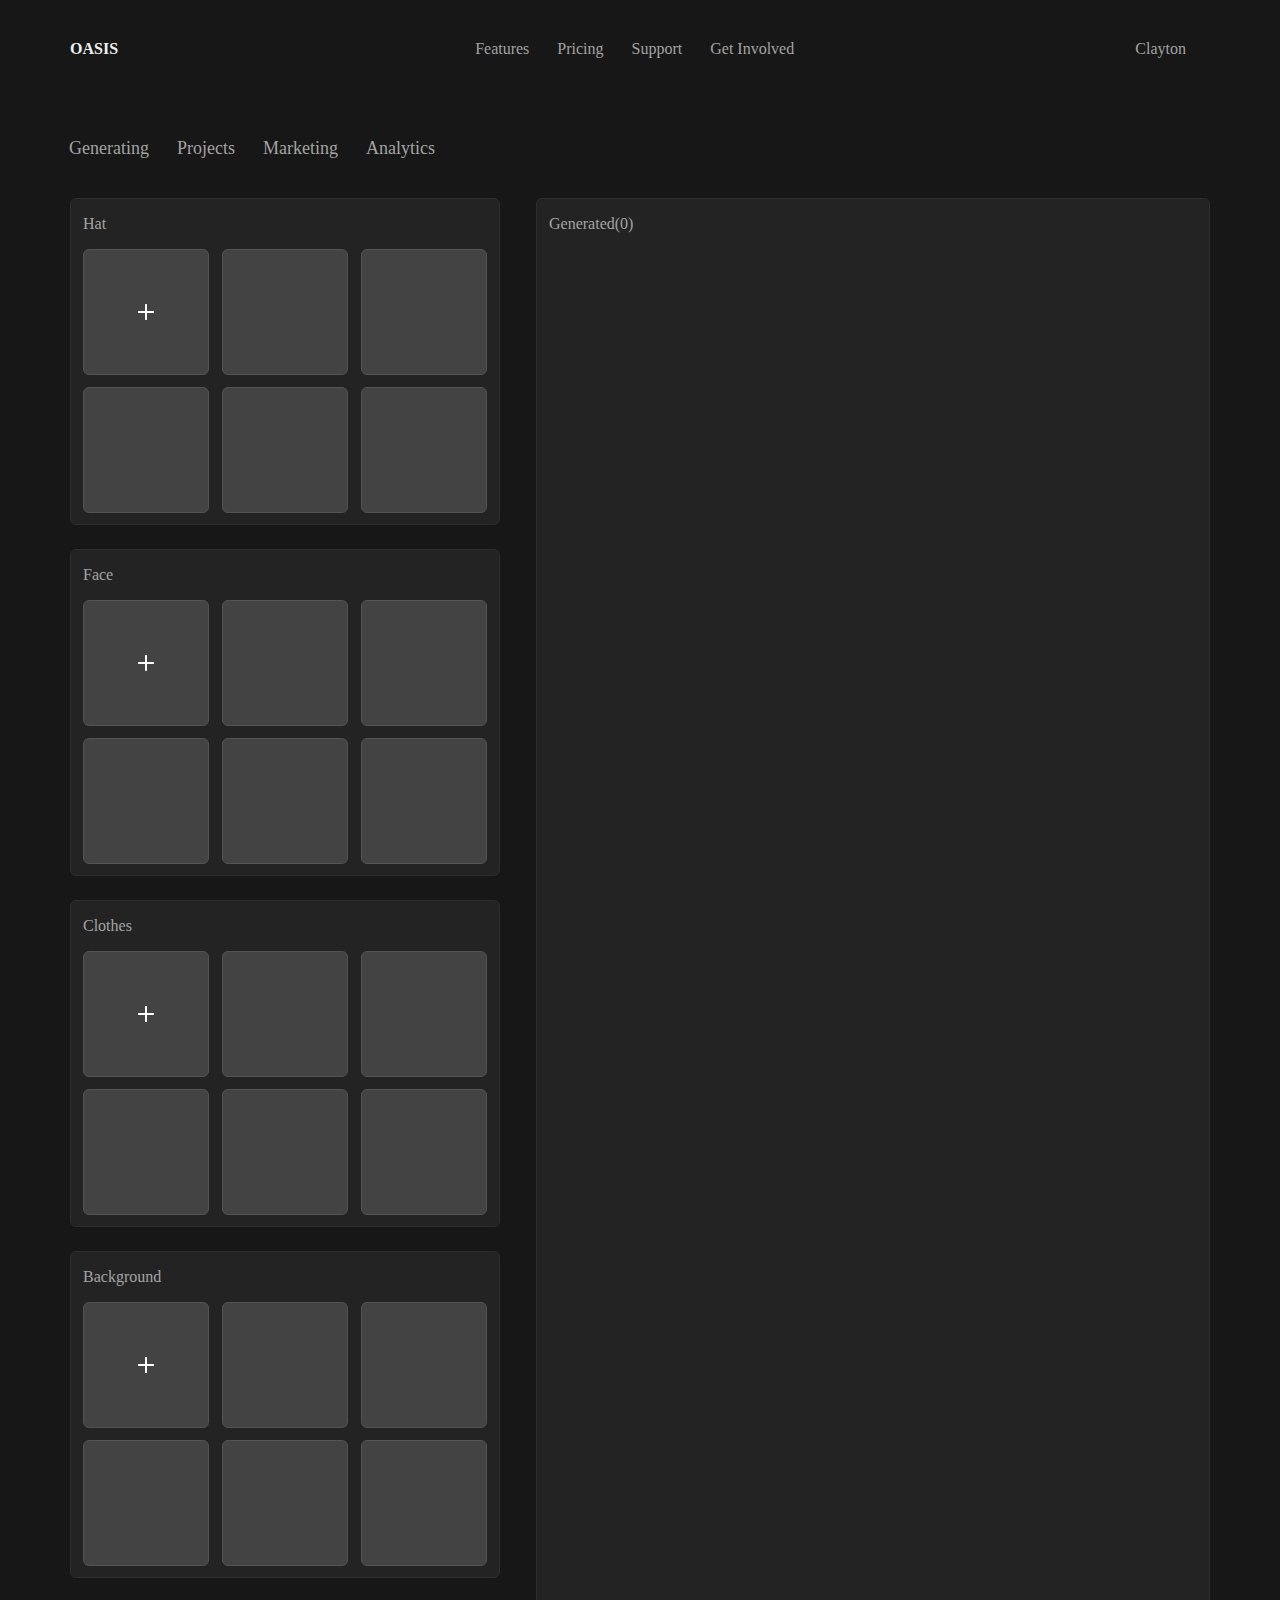
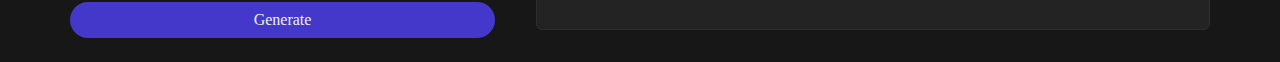
<file: OASIS-Generator.html>
<!DOCTYPE html>
<html>
    <head>
        <meta charset="utf-8">
        <meta http-equiv="X-UA-Compatible" content="IE=edge">
        <title>Generator</title>
        <meta name="description" content="">
        <meta name="viewport" content="width=device-width, initial-scale=1">
        <link rel="stylesheet" href="OASIS-Stylesheet.css">
    </head>
    <body>
        <section class="section-generator">
            <header>
                <a href="OASIS-Home.html">OASIS</a>
                <nav>
                    <ul class="nav_links">
                        <li><a href="OASIS-Home.html">Features</a></li>
                        <li><a href="OASIS-Home.html">Pricing</a></li>
                        <li><a href="OASIS-Home.html">Support</a></li>
                        <li><a href="OASIS-Generator.html">Get Involved</a></li>
                    </ul>
                </nav>
                <p class="p2">Clayton</p>
            </header>
            
            <header>
                <nav class="Nav-2">
                    <ul class="nav_links">
                        <li><a class="Nav2" href="OASIS-Home.html">Generating</a></li>
                        <li><a class="Nav2" href="OASIS-Home.html">Projects</a></li>
                        <li><a class="Nav2" href="OASIS-Home.html">Marketing</a></li>
                        <li><a class="Nav2" href="OASIS-Generator.html">Analytics</a></li>
                    </ul>
                </nav>
            </header>

        <div class="container-horizontal">
            <div class="left-vertical">

                <div class="hat-file-div">
                    <p class="grey">Hat</p>
                        <div class="hat-horizontal">
                    
                        <div class="hat-images">
                        <img src="tabler-icon-plus.png" class="tabler-icon-plus">

                        </div>
    
                        <div class="hat-images">
                        </div>
                    
                        <div class="hat-images">
                        </div>
                </div> 

                    <div class="hat-horizontal">
                    
                        <div class="hat-images">
                
                        </div>
    
                        <div class="hat-images">
                        </div>
                    
                        <div class="hat-images">
                        </div>  
                    </div> 
                    
                </div> 


                <div class="face-div">
                    <p class="grey">Face</p>
                    <div class="hat-horizontal">
                    
                    <div class="hat-images">
                        <img src="tabler-icon-plus.png" class="tabler-icon-plus">

                    </div>
    
                    <div class="hat-images">
                    </div>
                    
                    <div class="hat-images">
                    </div>

                </div> 

                <div class="hat-horizontal">
                    
                    <div class="hat-images">
                
                    </div>
    
                    <div class="hat-images">
                    </div>
                    
                    <div class="hat-images">
                    </div>
                    
                </div> 
            </div>

            <div class="face-div">
                <p class="grey">Clothes</p>
                <div class="hat-horizontal">
                
                <div class="hat-images">
                    <img src="tabler-icon-plus.png" class="tabler-icon-plus">

                </div>

                <div class="hat-images">
                </div>
                
                <div class="hat-images">
                </div>

            </div> 

            <div class="hat-horizontal">
                
                <div class="hat-images">
            
                </div>

                <div class="hat-images">
                </div>
                
                <div class="hat-images">
                </div>
                
            </div> 
        </div>
        <div class="face-div">
            <p class="grey">Background</p>
            <div class="hat-horizontal">
            
            <div class="hat-images">
                <img src="tabler-icon-plus.png" class="tabler-icon-plus">

            </div>

            <div class="hat-images">
            </div>
            
            <div class="hat-images">
            </div>

        </div> 

        <div class="hat-horizontal">
            
            <div class="hat-images">
        
            </div>

            <div class="hat-images">
            </div>
            
            <div class="hat-images">
            </div>
            
        </div> 
    </div>
    <a href="OASIS-Generator generated.html"><button class="button-generate">Generate</button></a>
</div>

            <div class="Generated-NFT">
                <p class="grey">Generated(0)</p>
            </div>
        </div>
        </section>
    </body>
</html>
</file>
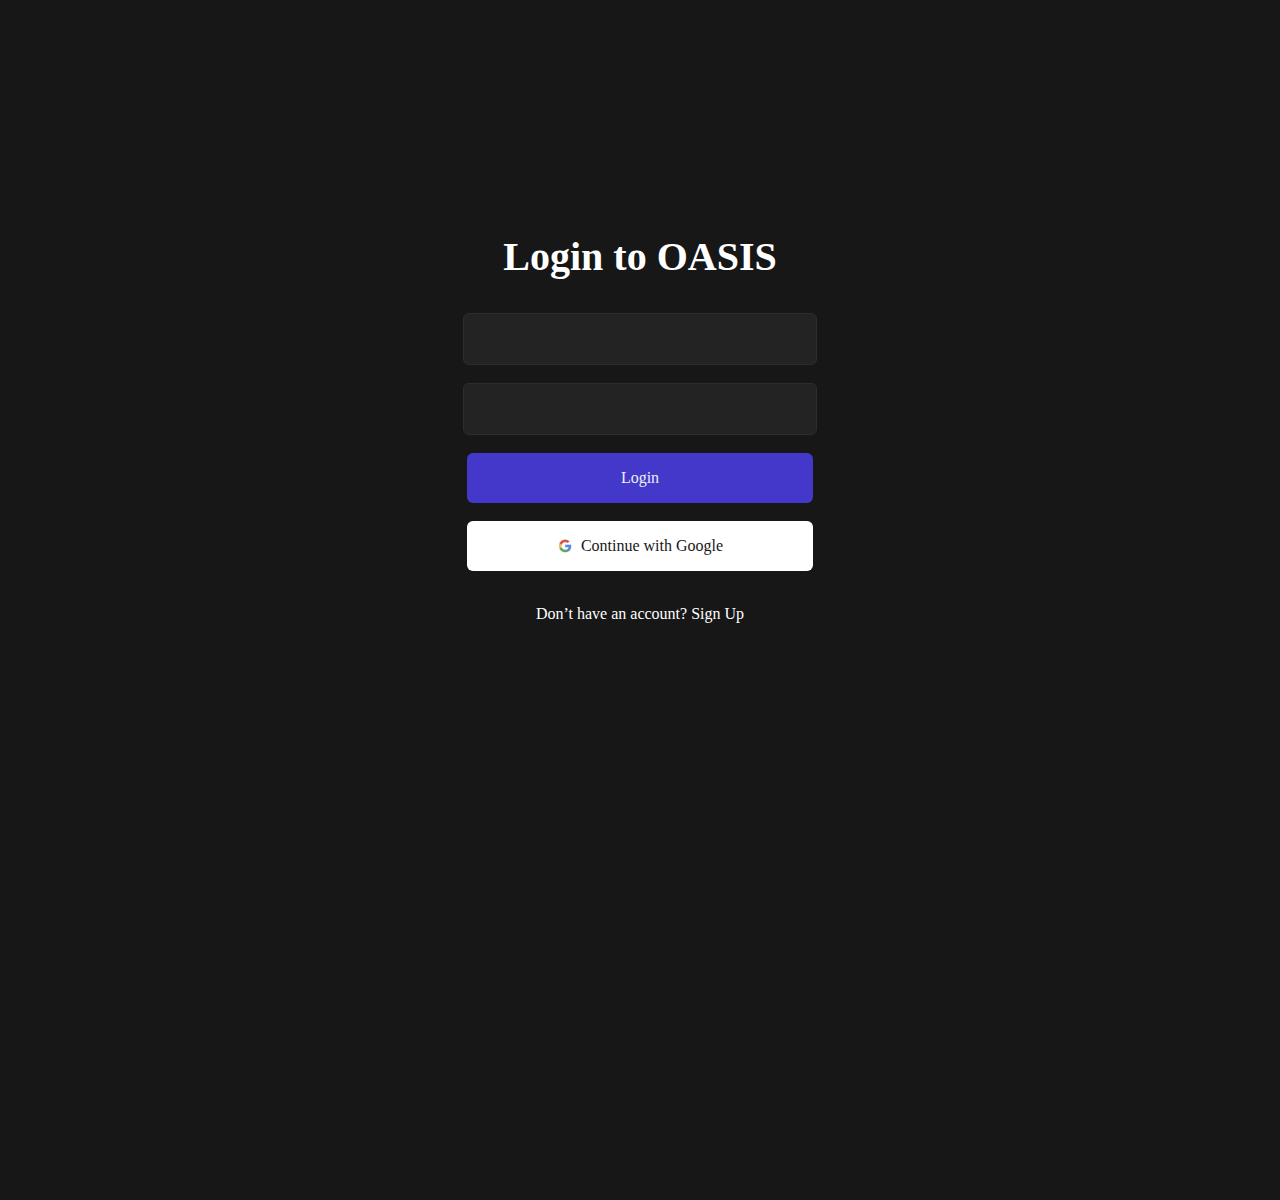
<file: OASIS-Login.html>
<!DOCTYPE html>
<html>
    <head>
        <meta charset="utf-8">
        <meta http-equiv="X-UA-Compatible" content="IE=edge">
        <title>Login</title>
        <meta name="description" content="">
        <meta name="viewport" content="width=device-width, initial-scale=1">
        <link rel="stylesheet" href="OASIS-Stylesheet.css">
    </head>
    

<body>
    <section class="login-to-OASIS-section">
            <div class="login-to-OASIS">
                <h2 class="Size-40px">Login to OASIS</h2>
            </div>

            <div>
                <form action="/login" method="post">
                    <input type="text" id="username" name="username"><br><br>
                    <input type="password" id="password" name="password"><br><br>
                    <button onclick="OASIS-Generator.html" class="button-login">Login</button></a><br><br>
                    <div class="div-google">
                        <button class="button-google"><img src="web-google.svg" class="google-svg-margin">Continue with Google</button>
                        
                    </div><br>
                    <p>Don’t have an account? Sign Up</p>
                </form>
            </div>

    </section>
    </body>
</file>
<file: OASIS-Stylesheet.css>
header nav {
    margin-top: 0px;
  }

header nav a {
    color: #a3a3a3;
    font-family: work sans;
    font-size: 16px;
    margin-right: 24px;
    text-decoration: none;
  }

.logo1 {
    color: #ffffff;
    font-family: work sans;
    font-size: 16px;
    margin-right: 24px;
    text-decoration: none;
  }

h1{
    color: #FAFAFA;
    font-family: work sans;
    font-size: 52px;
    margin-bottom: 0px;
    margin-top: 0px;
}

.container {
    max-width: 50%;
    margin: 0px;
}

body{
    margin:0;
    font-family: work sans;
    background-color: #171717;
}

.hero{
    padding-top: 250px;
    padding-bottom: 100px;
    height:1000px;
}


li, a, button {
    font-family: work sans;
    font-weight: 500;
    font-size: 16px;
    color: #edf0f1;
    text-decoration: none;
}

header{
    display:flex;
    justify-content: space-between;
    align-items: center;
    margin-left: 0px;
    margin-right: 0px;
    padding-top: 24px;
}

header, a{
    font-weight: 700;
}

.nav_links{
    list-style: none;
}

.nav_links li{
    display:inline-block;
    padding:0px px;
}

.nav_links li a {
    transition: all 0.3s ease 0s;
    font-weight: 500;
}

.nav_links li a :hover{
    color: #0088a9;
}

button {
    padding: 9px 25px;
    background-color: #4338CA;
    border:none;
    border-radius: 50px;
    cursor:pointer;
    transition: all 0.3s ease 0s;
}

.button-Get-Started {
    margin-top: 40px;
}

button:hover{
    background-color: #312E81;
}

.nav_links li a:hover{
    color: #ffffff;
}

.section-home {
    background-image: url(Background-Image1.png);
    background-size:contain;
    background-repeat: no-repeat;
    padding-left: 70px;
    padding-right: 70px;
}

.p-home{
    color: #A3A3A3;
}

.digital-artist{
    background-clip: text;
    -webkit-background-clip: text;
    color: transparent;
    background-image: linear-gradient(to right, #16BFFD, #CB3066,#CB3066);
}

.login-to-OASIS-section{
    background-color: #171717;
    align-items: center;
    text-align: center;
    height: 1000px;
    padding-top: 200px;
}

h2{
    color: white;
}

p{
    color: white;
}

.Nutral-400{
    color: #a3a3a3;
}

.Size-40px{
    font-size: 40px;
}

.login-email{
    size: 20%;
    text-align: left;
}


input{
    width: 25%;
    height: 100%;
    max-width: 1300px;
    background-color: #232324;
    border: 1px solid#2d2d2d;
    border-radius:6px;
    box-decoration-break: none;
    font-size: 16px;
    padding: 1rem;
    outline: none;
    color: #E5E5E5;
    transition: all 0.6s ease 0s;
}

input:hover{
    background-color: #2E2E2F;
    border: 1px solid#404041;
    transition: all 0.6s ease 0s;
}
;
input:focus{
    background-color: #2E2E2F;
    border-width: 1px solid#404041;
}

.button-login{
    width: 27%;
    height: 100%;
    border-radius: 6px;
    padding: 1rem
}

.button-google{
    background-color: white;
    color: #171717;
    width: 27%;
    height: 100%;
    border-radius: 6px;
    padding: 1rem;
    transition: all 0.3s ease 0s;
}

.button-google:hover{
    background-color: #D4D4D4;
}

.google-svg-margin{
    margin-right: 8px;
    margin-bottom: -2.5px;
}

.section-generator {
    padding-left: 70px;
    padding-right: 70px;
}

.hat-file-div{
    width: 404px;
    height: 325px;
    background-color:#232324;
    border: 1px solid#2d2d2d;
    margin-top: 100px;
    border-radius: 6px;
    padding-left: 12px;
    padding-right: 12px;
}

.container-horizontal{
    display:flex;
    justify-content:left;
}

.Generated-NFT{
    width: 1078px;
    height: 1430px;
    background-color:#232324;
    border: 1px solid#2d2d2d;
    margin-top: 100px;
    margin-left: 36px;
    border-radius: 6px;
    padding-left: 12px;
}

.hat-images{
    width: 124px;
    height: 124px;
    background-color: #434343;
    border: 1px solid#535353;
    border-radius: 6px;
    display: flex;
    justify-content: center;
    align-items: center;
    transition: all 0.3s ease 0s;
}

.hat-images:hover{
    background-color: #585858;
}

.tabler-icon-plus{
    width: 24px;
    height: 24px;
}

.hat-horizontal{
    display:flex;
    justify-content: space-between;
    margin-bottom: 12px;
}

.header-none-decoration{
    text-decoration: none;
}


.p2{
    color: #a3a3a3;
    font-family: work sans;
    font-weight: 500;
    font-size: 16px;
    margin-right: 24px;
    text-decoration: none;
    transition: all 0.3s ease 0s;
}

.p2:hover{
    color: white;
}

.left-vertical{
    display: table-cell;
    vertical-align: middle;
}

.face-div{
    width: 404px;
    height: 325px;
    background-color:#232324;
    border: 1px solid#2d2d2d;
    margin-top: 24px;
    border-radius: 6px;
    padding-left: 12px;
    padding-right: 12px;
}

.button-generate{
    margin-top: 24px;
    width: 425px;
    margin-bottom: 24px;
}

.grey{
    color: #A3A3A3;
}

.Nav2{
    font-size: 18px;
    font-weight: 500;
}

.header2{
    margin: 0px;
    padding: 0px;
}

.Nav-2{
    margin-left: -41px;
    margin-bottom: -100px;
}

.white1{
    color: white;
}

.NFT1{
    width: 250px;
    height: 250px;
    border-radius: 6px;
    justify-content: space-between;
}

.div-NFT{
    display: flex;
    gap: 16px;
    margin-bottom: 16px;
}
</file>
